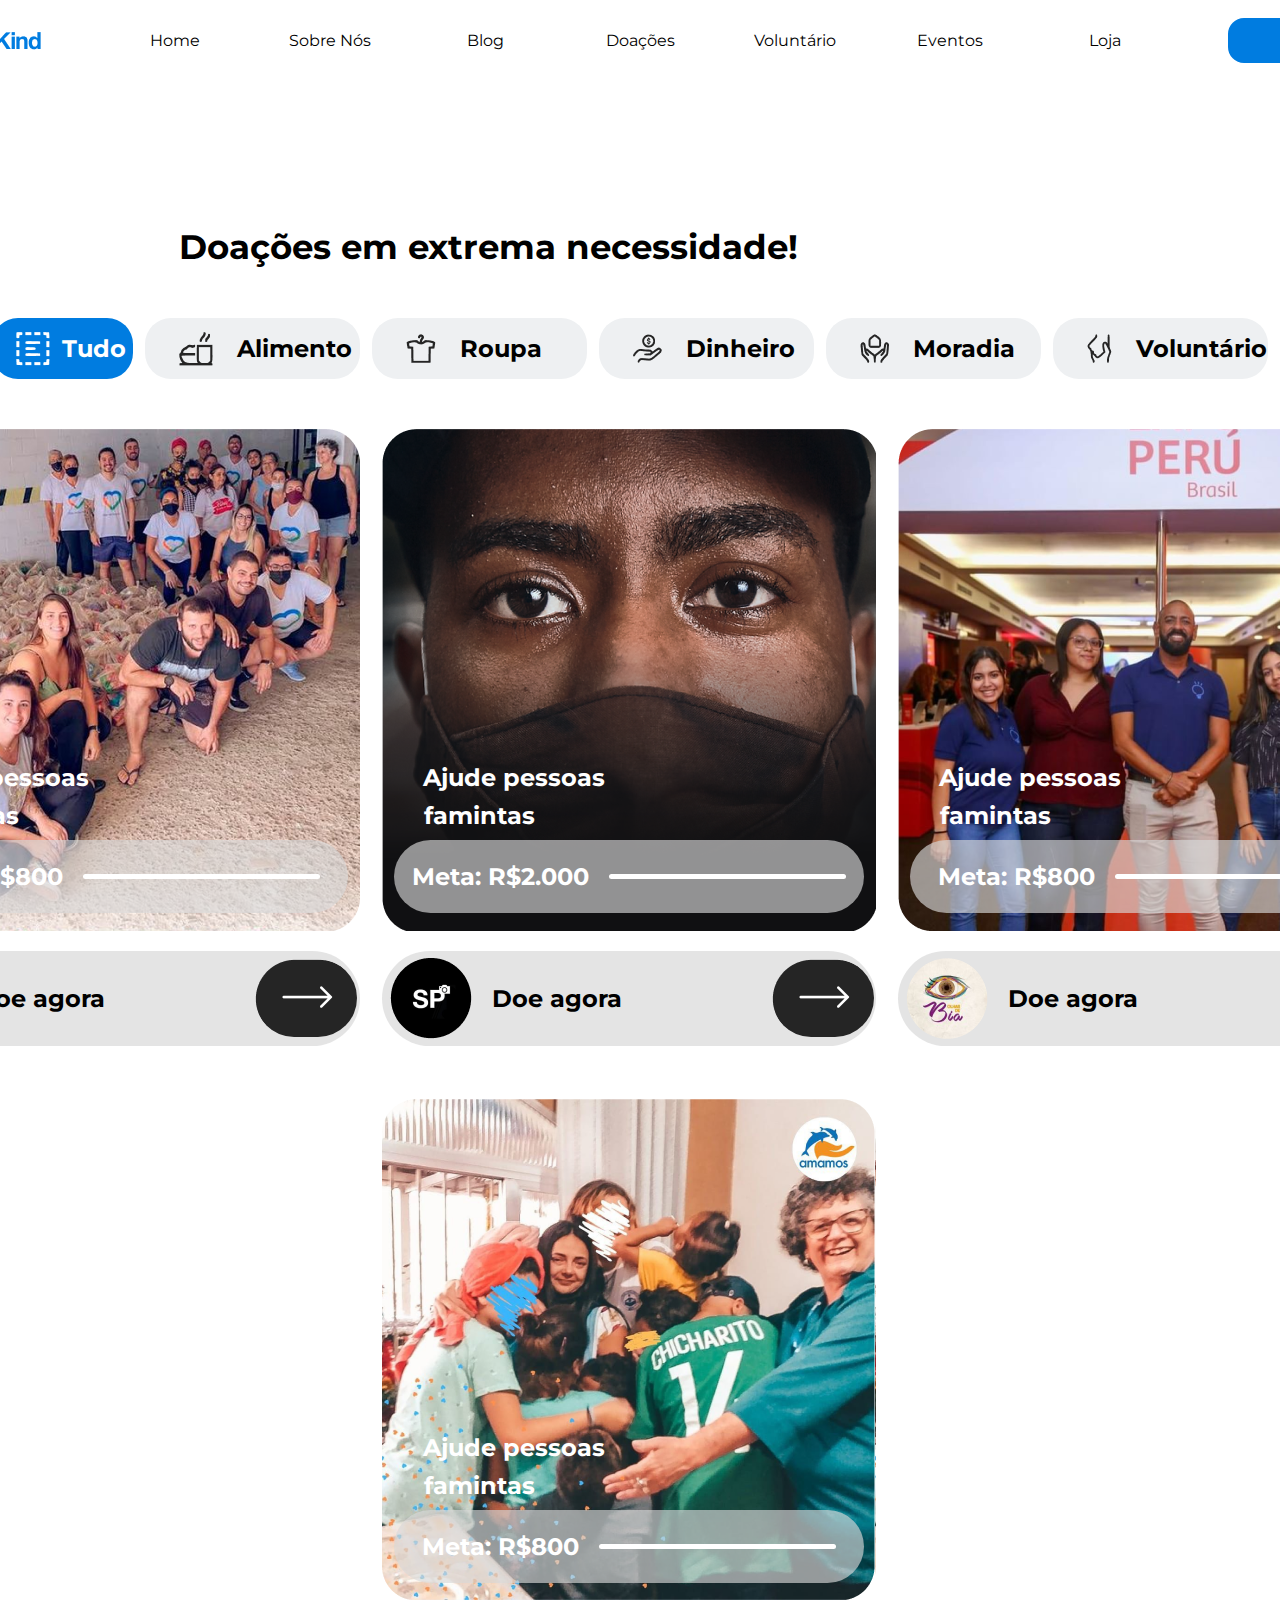
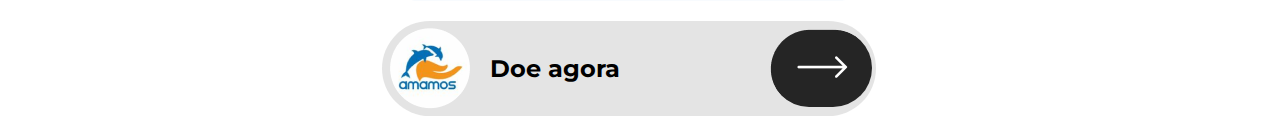
<file: TCC - Isaque/site/doacoes.html>
<!DOCTYPE html>
<html lang="pt_br">

<head>
    <meta charset="UTF-8">
    <meta http-equiv="X-UA-Compatible" content="IE=edge">
    <meta name="viewport" content="width=device-width, initial-scale=1.0">
    <title>BeKind</title>
    <link rel="stylesheet" href="../css/style_doacoes.css">
    <link rel="icon" href="../img/home/icone.png" type="image/png">

</head>

<body>
    <div class="navbar">
        <div class="logo">
            <img href="../index.html" src="../img/home/Logo.png">
        </div>
        <div class="home">
            <a href="../index.html">Home</a>
        </div>
        <div class="sobrenos">
            <a href="sobrenos.html">Sobre Nós</a>
        </div>
        <div class="blog">
            <a href="blog.html">Blog</a>
        </div>
        <div class="doacoes">
            <a href="doacoes.html">Doações</a>
        </div>
        <div class="voluntario">
            <a href="voluntario-cad.html">Voluntário</a></div>
        <div class="eventos">
            <a href="eventos.html">Eventos</a>
        </div>
        <div class="loja">
            <a href="/site/loja/loja.html">Loja</a>
        </div>
        <div class="doe">
            <button class="btn_doe">Doe</button>
        </div>
    </div>

    <h4 style="margin-top: 146px; margin-left:179px;">Doações em extrema necessidade!</h4>

    <div class="categorias">
        <div class="tudo">
            <img src="../img/doacoes/tudo.png" alt="image/png">
            <text>Tudo</text>
        </div>
        <div class="doageral">
            <img src="../img/doacoes/alimento.png" alt="image/png">
            <text>Alimento</text>
        </div>
        <div class="doageral">
            <img src="../img/doacoes/roupas.png" alt="image/png">
            <text>Roupa</text>
        </div>
        <div class="doageral">
            <img src="../img/doacoes/dinheiro.png" alt="image/png">
            <text>Dinheiro</text>
        </div>
        <div class="doageral">
            <img src="../img/doacoes/moradia.png" alt="image/png">
            <text>Moradia</text>
        </div>
        <div class="doageral">
            <img src="../img/doacoes/voluntario.png" alt="image/png">
            <text>Voluntário</text>
        </div>
    </div>

    <div class="card-doa">
        <div class="box-card">
            <div class="box-card1" style="background: url(../img/doacoes/Card\ -\ Anjos\ da\ Rua.png);">
                <text style=" margin-left: -230px; margin-bottom: -10px">Ajude pessoas</text> <br/>
                <text style=" margin-bottom: 10px; margin-left: -300px;"> famintas </text>

                <div class=" box-meta ">
                    <text>Meta: R$800</text>
                    <div class="progress ">
                        <div class="progress-bar "></div>
                    </div>
                </div>
            </div>
            <div class="box-card2">
                <div class="img-box2"><img src="../img/doacoes/perfil-anjosdarua.png" alt="image/png"></div>
                <text style="margin-left: 20px;">Doe agora</text>
                <a href="#" style="
                cursor: initial;"><button class="btn-doe"></button></a>
            </div>

        </div>
        <div class="box-card ">
            <div class="box-card1" style="background: url(../img/doacoes/Card\ -\ SP\ Invisivel.png);">
                <text style=" margin-left: -230px; margin-bottom: -10px">Ajude pessoas</text> <br/>
                <text style=" margin-bottom: 10px; margin-left: -300px;"> famintas </text>

                <div class=" box-meta ">
                    <text>Meta: R$2.000</text>
                    <div class="progress ">
                        <div class="progress-bar "></div>
                    </div>
                </div>
            </div>
            <div class="box-card2">
                <div class="img-box2"><img src="../img/doacoes/perfil-spinvisivel.png" alt="image/png"></div>
                <text style="margin-left: 20px;">Doe agora</text>
                <a href="#" style="
                cursor: initial;"><button class="btn-doe"></button></a>
            </div>
        </div>
        <div class="box-card ">
            <div class="box-card1" style="background: url(../img/doacoes/Card\ -\ Olhar\ de\ Bia.png);">
                <text style=" margin-left: -230px; margin-bottom: -10px">Ajude pessoas</text> <br/>
                <text style=" margin-bottom: 10px; margin-left: -300px;"> famintas </text>

                <div class=" box-meta ">
                    <text>Meta: R$800</text>
                    <div class="progress ">
                        <div class="progress-bar "></div>
                    </div>
                </div>
            </div>
            <div class="box-card2">
                <div class="img-box2"><img src="../img/doacoes/perfil-olhardebia.png" alt="image/png"></div>
                <text style="margin-left: 20px;">Doe agora</text>
                <a href="#" style="
                cursor: initial;"><button class="btn-doe"></button></a>
            </div>
        </div>
    </div>

    <div class="card-doa">
        <div class="box-card">
            <div class="box-card1" style="background: url(../img/doacoes/Card\ -\ ONG\ Amamos.png);">
                <text style=" margin-left: -230px; margin-bottom: -10px">Ajude pessoas</text> <br/>
                <text style=" margin-bottom: 10px; margin-left: -300px;"> famintas </text>

                <div class=" box-meta ">
                    <text>Meta: R$800</text>
                    <div class="progress ">
                        <div class="progress-bar "></div>
                    </div>
                </div>
            </div>
            <div class="box-card2">
                <div class="img-box2"><img src="../img/doacoes/perfil-ongamamos.png" alt="image/png"></div>
                <text style="margin-left: 20px;">Doe agora</text>
                <a href="#" style="
                cursor: initial;"><button class="btn-doe"></button></a>
            </div>

        </div>

    </div>


</body>

</html>
</file>
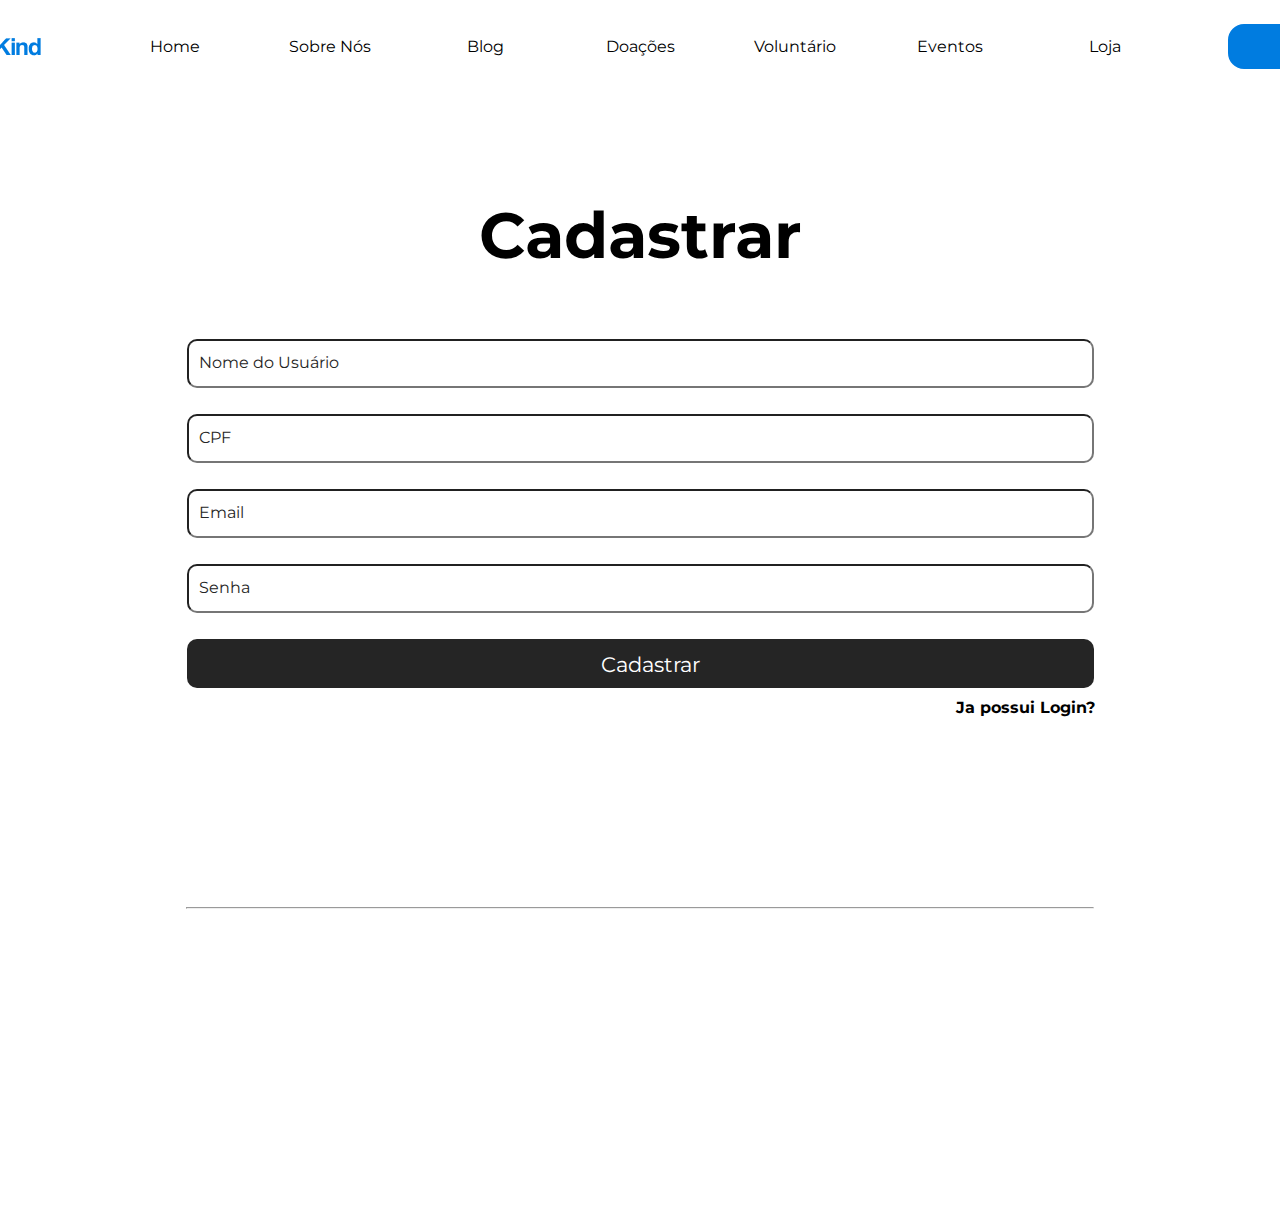
<file: TCC - Isaque/site/voluntario-cad.html>
<!DOCTYPE html>
<html lang="pt_br">

<head>
    <meta charset="UTF-8">
    <meta http-equiv="X-UA-Compatible" content="IE=edge">
    <meta name="viewport" content="width=device-width, initial-scale=1.0">
    <title>BeKind</title>
    <link rel="stylesheet" href="../css/style_voluntariocad.css">
    <link rel="icon" href="../img/home/icone.png" type="image/png">

</head>

<body>
    <div class="navbar">
        <div class="logo">
            <img href="../index.html" src="../img/home/Logo.png">
        </div>
        <div class="home">
            <a href="../index.html">Home</a>
        </div>
        <div class="sobrenos">
            <a href="sobrenos.html">Sobre Nós</a>
        </div>
        <div class="blog">
            <a href="blog.html">Blog</a>
        </div>
        <div class="doacoes">
            <a href="doacoes.html">Doações</a>
        </div>
        <div class="voluntario">
            <a href="voluntario-cad.html">Voluntário</a></div>
        <div class="eventos">
            <a href="eventos.html">Eventos</a>
        </div>
        <div class="loja">
            <a href="/site/loja/loja.html">Loja</a>
        </div>
        <div class="doe">
            <button class="btn_doe">Doe</button>
        </div>
    </div>

    <div class="mnth-informado">
        <h1>Cadastrar</h1><br/>

        <form action="" class="form-informado">
            <div class=" input-container">
                <input type="text" class="text-input" autocomplete="off" placeholder="Digite seu nome" required/>
                <!-- colocar imagem -->
                <label for="username" class="label">Nome do Usuário</label>
            </div>
            <div class=" input-container">
                <input type="text" class="text-input" autocomplete="off" placeholder="Digite seu CPF" required/>
                <label for="cpf" class="label">CPF</label>
            </div>
            <div class=" input-container">
                <input type="text" class="text-input" autocomplete="off" placeholder="Digite seu email" required/>
                <label for="email" class="label">Email</label>
            </div>
            <div class=" input-container">
                <input type="text" class="text-input" autocomplete="off" placeholder="Digite sua senha" required/>
                <label for="senha" class="label">Senha</label>
            </div>
            <input class="enviar" type="submit" value="Cadastrar">
        </form>
        <a class="link" href="voluntario-log.html">Ja possui Login?</a>

        <div class="rodape">
            <hr>
            <img class="logo" src="../img/home/logo-black.png" alt="image">
            <h5>Copyright by © BeKind.</h5>
            <h5>Todos os direitos reservados</h5>

            <div class="redes-sociais">
                <a href="#"><img src="../img/home/Facebook.svg" alt="svg"></a>
                <a href="#"><img src="../img/home/Twitter.svg" alt="svg"></a>
                <a href="#"><img src="../img/home/Linkedin.svg" alt="svg"></a>
                <a href="#"><img src="../img/home/Insta.svg" alt="svg"></a>
            </div>

        </div>
    </div>
</body>

</html>
</file>
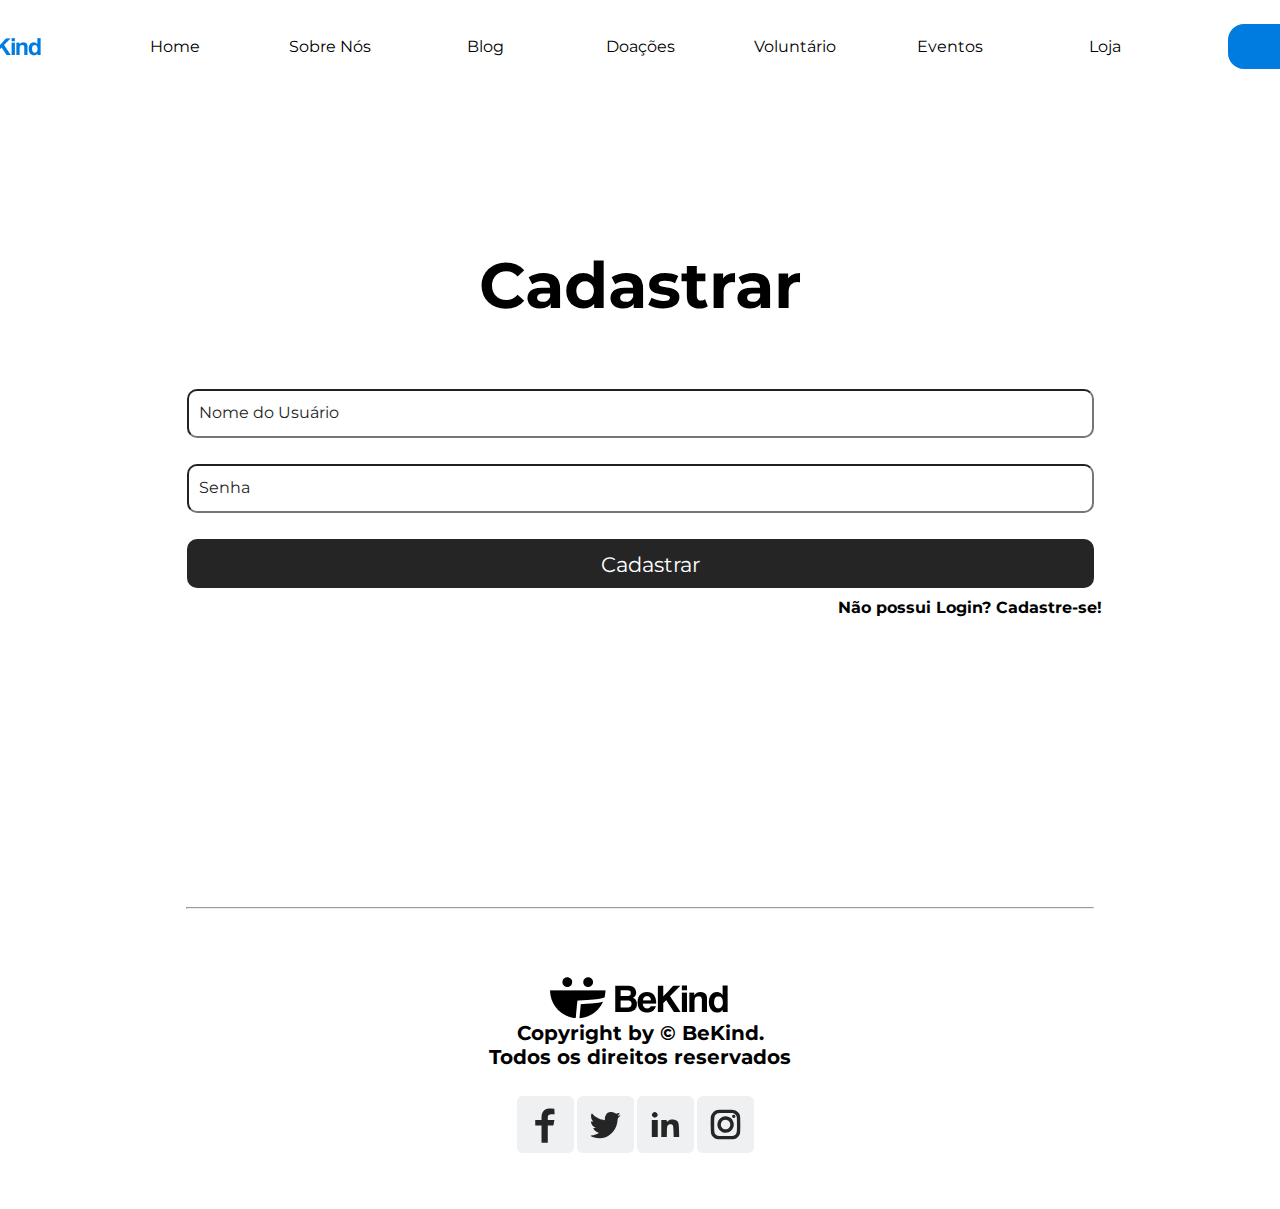
<file: TCC - Isaque/site/voluntario-log.html>
<!DOCTYPE html>
<html lang="pt_br">

<head>
    <meta charset="UTF-8">
    <meta http-equiv="X-UA-Compatible" content="IE=edge">
    <meta name="viewport" content="width=device-width, initial-scale=1.0">
    <title>BeKind</title>
    <link rel="stylesheet" href="../css/style_voluntariolog.css">
    <link rel="icon" href="../img/home/icone.png" type="image/png">

</head>

<body>
    <div class="navbar">
        <div class="logo">
            <img href="../index.html" src="../img/home/Logo.png">
        </div>
        <div class="home">
            <a href="../index.html">Home</a>
        </div>
        <div class="sobrenos">
            <a href="sobrenos.html">Sobre Nós</a>
        </div>
        <div class="blog">
            <a href="blog.html">Blog</a>
        </div>
        <div class="doacoes">
            <a href="doacoes.html">Doações</a>
        </div>
        <div class="voluntario">
            <a href="voluntario-cad.html">Voluntário</a></div>
        <div class="eventos">
            <a href="eventos.html">Eventos</a>
        </div>
        <div class="loja">
            <a href="/site/loja/loja.html">Loja</a>
        </div>
        <div class="doe">
            <button class="btn_doe">Doe</button>
        </div>
    </div>

    <div class="mnth-informado">
        <h1>Cadastrar</h1><br/>

        <form action="" class="form-informado">
            <div class=" input-container">
                <input type="text" class="text-input" autocomplete="off" placeholder="Digite seu nome" required/>
                <!-- colocar imagem -->
                <label for="username" class="label">Nome do Usuário</label>
            </div>
            <div class=" input-container">
                <input type="text" class="text-input" autocomplete="off" placeholder="Digite sua senha" required/>
                <label for="senha" class="label">Senha</label>
            </div>
            <input class="enviar" type="submit" value="Cadastrar">
        </form>
        <a class="link" href="voluntario-cad.html">Não possui Login? Cadastre-se!</a>

        <div class="rodape">
            <hr>
            <img class="logo" src="../img/home/logo-black.png" alt="image">
            <h5>Copyright by © BeKind.</h5>
            <h5>Todos os direitos reservados</h5>

            <div class="redes-sociais">
                <a href="#"><img src="../img/home/Facebook.svg" alt="svg"></a>
                <a href="#"><img src="../img/home/Twitter.svg" alt="svg"></a>
                <a href="#"><img src="../img/home/Linkedin.svg" alt="svg"></a>
                <a href="#"><img src="../img/home/Insta.svg" alt="svg"></a>
            </div>

        </div>
    </div>
</body>

</html>
</file>
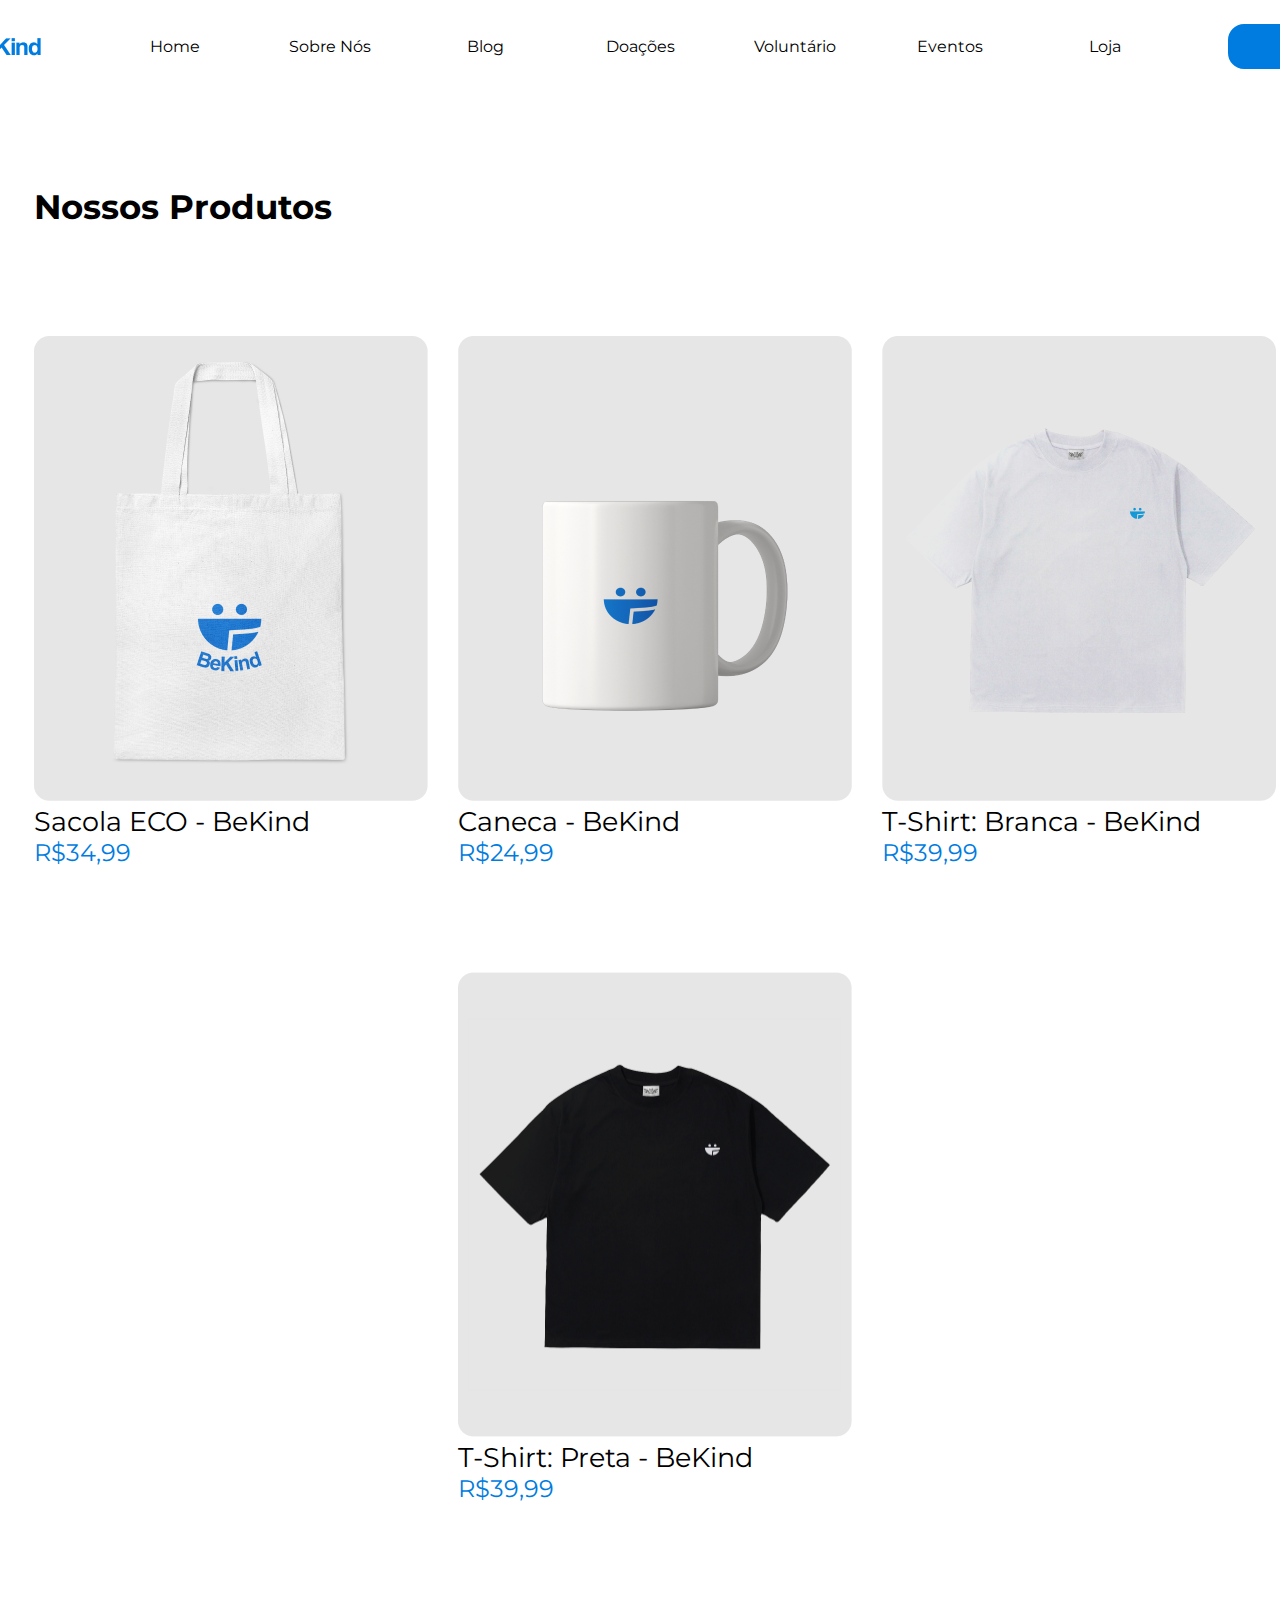
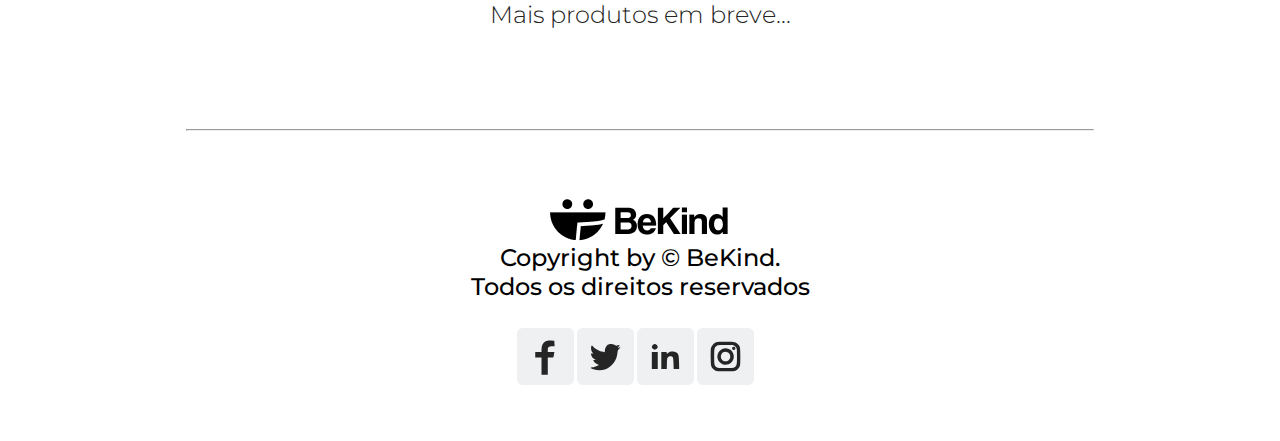
<file: TCC - Isaque/site/loja/loja.html>
<!DOCTYPE html>
<html lang="pt_br">

<head>
    <meta charset="UTF-8">
    <meta http-equiv="X-UA-Compatible" content="IE=edge">
    <meta name="viewport" content="width=device-width, initial-scale=1.0">
    <title>BeKind</title>
    <link rel="stylesheet" href="../../css/style_loja.css">
    <link rel="icon" href="../../img/home/icone.png" type="image/png">

</head>

<body>
    <div class="navbar">
        <div class="logo">
            <img href="../../index.html" src="../../img/home/Logo.png">
        </div>
        <div class="home">
            <a href="../../index.html">Home</a>
        </div>
        <div class="sobrenos">
            <a href="../sobrenos.html">Sobre Nós</a>
        </div>
        <div class="blog">
            <a href="../blog.html">Blog</a>
        </div>
        <div class="doacoes">
            <a href="../doacoes.html">Doações</a>
        </div>
        <div class="voluntario">
            <a href="../voluntario-cad.html">Voluntário</a></div>
        <div class="eventos">
            <a href="../eventos.html">Eventos</a>
        </div>
        <div class="loja">
            <a href="./loja.html">Loja</a>
        </div>
        <div class="doe">
            <button class="btn_doe">Doe</button>
        </div>
    </div>


    <div class="produtos">
        <h4>Nossos Produtos</h4>

        <div class="box-prod">
            <div class="prod">
                <a href="prod1.html"><img src="../../img/loja/prod1.png" alt="image/png"></a>
                <p>Sacola ECO - BeKind</p>
                <text>R$34,99</text>
            </div>
            <div class="prod">
                <a href="prod2.html"><img src="../../img/loja/prod2.png" alt="image/png"></a>
                <p>Caneca - BeKind</p>
                <text>R$24,99</text>
            </div>
            <div class="prod">
                <a href="prod3.html"><img src="../../img/loja/prod3.png" alt="image/png"></a>
                <p>T-Shirt: Branca - BeKind</p>
                <text>R$39,99</text>
            </div>
        </div>

    </div>
    <div class="box-prod">
        <div class="prod">
            <a href="prod4.html"><img src="../../img/loja/prod4.png" alt="image/png"></a>
            <p>T-Shirt: Preta - BeKind</p>
            <text>R$39,99</text>
        </div>
    </div>

    <text style="margin-top:100px; display: flex; align-items: center; font-weight: 300; color: #252525;">Mais produtos em breve...</text>

    <div class="rodape">
        <hr>
        <img class="logo" src="../../img/home/logo-black.png" alt="image">
        <h5>Copyright by © BeKind.</h5>
        <h5>Todos os direitos reservados</h5>

        <div class="redes-sociais">
            <a href="#"><img src="../../img/home/Facebook.svg" alt="svg"></a>
            <a href="#"><img src="../../img/home/Twitter.svg" alt="svg"></a>
            <a href="#"><img src="../../img/home/Linkedin.svg" alt="svg"></a>
            <a href="#"><img src="../../img/home/Insta.svg" alt="svg"></a>
        </div>

    </div>

</body>

</html>
</file>
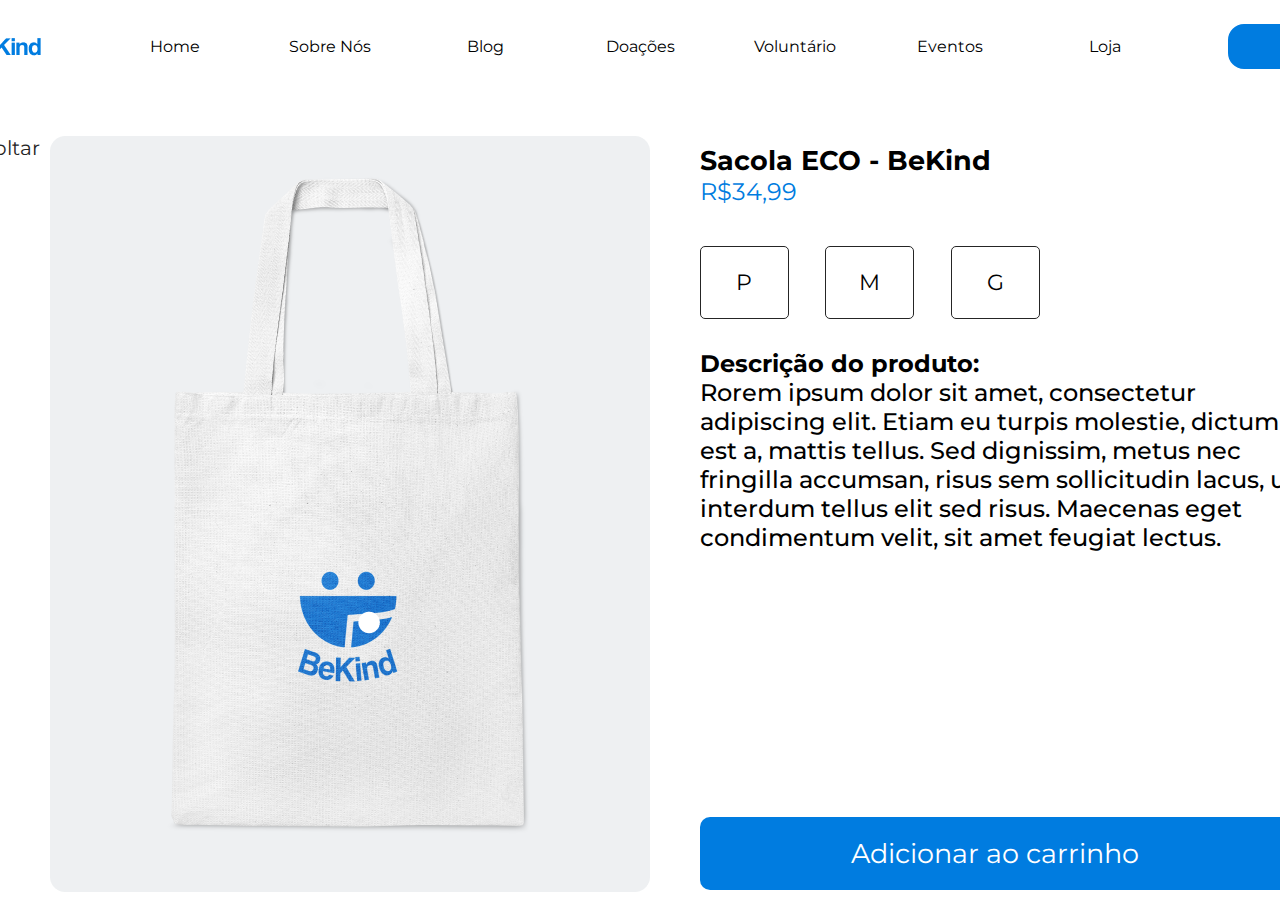
<file: TCC - Isaque/site/loja/prod1.html>
<!DOCTYPE html>
<html lang="pt_br">

<head>
    <meta charset="UTF-8">
    <meta http-equiv="X-UA-Compatible" content="IE=edge">
    <meta name="viewport" content="width=device-width, initial-scale=1.0">
    <title>BeKind</title>
    <link rel="stylesheet" href="../../css/style_loja.css">
    <link rel="icon" href="../../img/home/icone.png" type="image/png">

</head>

<body>
    <div class="navbar">
        <div class="logo">
            <img href="../../index.html" src="../../img/home/Logo.png">
        </div>
        <div class="home">
            <a href="../../index.html">Home</a>
        </div>
        <div class="sobrenos">
            <a href="../sobrenos.html">Sobre Nós</a>
        </div>
        <div class="blog">
            <a href="../blog.html">Blog</a>
        </div>
        <div class="doacoes">
            <a href="../doacoes.html">Doações</a>
        </div>
        <div class="voluntario">
            <a href="../voluntario-cad.html">Voluntário</a></div>
        <div class="eventos">
            <a href="../eventos.html">Eventos</a>
        </div>
        <div class="loja">
            <a href="../loja.html">Loja</a>
        </div>
        <div class="doe">
            <button class="btn_doe">Doe</button>
        </div>
    </div>

    <div class="modelo">

        <a href="../loja/loja.html" class="voltar">Voltar</a>

        <div class="img-prod">
            <img src="../../img/loja/pagprod1.png" alt="image/png">
        </div>
        <div class="dados">
            <p>Sacola ECO - BeKind</p>
            <text style="color: #007CE0;
            font-weight: 400;">R$34,99</text>

            <div class="box-tamanhos">
                <div class="tamanhos">
                    <button>P</button>
                </div>
                <div class="tamanhos">
                    <button>M</button>
                </div>
                <div class="tamanhos">
                    <button>G</button>
                </div>
            </div>

            <div class="desc">
                <text style="font-weight: 700;">Descrição do produto:</text><br/>
                <text style="font-weight: 500;">Rorem ipsum dolor sit amet, consectetur<br/>
                adipiscing elit. Etiam eu turpis molestie, dictum<br/>
                est a, mattis tellus. Sed dignissim, metus nec<br/>
                fringilla accumsan, risus sem sollicitudin lacus, ut<br/>
                interdum tellus elit sed risus. Maecenas eget<br/>
                condimentum velit, sit amet feugiat lectus.</text>
            </div>

            <a href="" class="adc-carrinho">Adicionar ao carrinho</a>
        </div>
    </div>

</body>

</html>
</file>
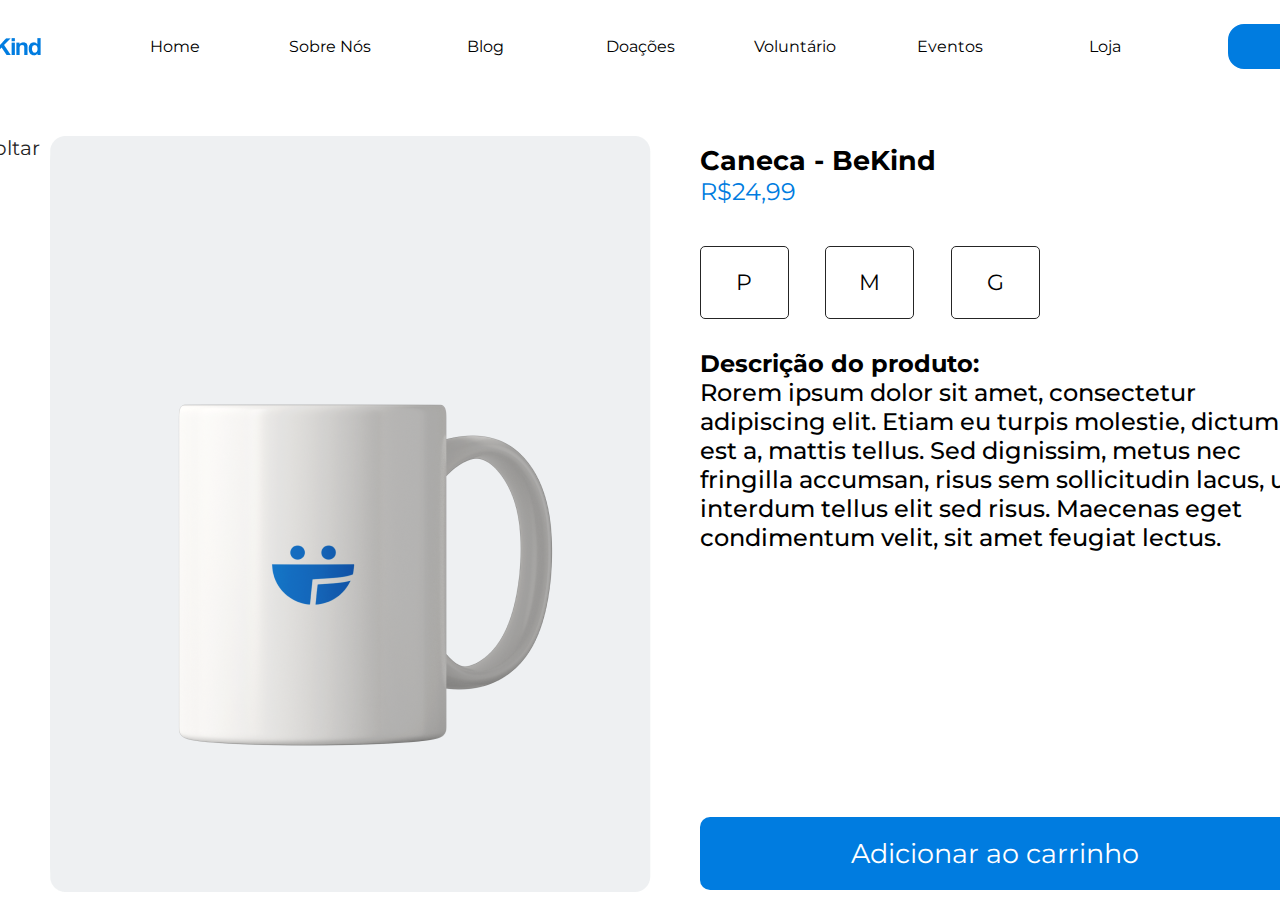
<file: TCC - Isaque/site/loja/prod2.html>
<!DOCTYPE html>
<html lang="pt_br">

<head>
    <meta charset="UTF-8">
    <meta http-equiv="X-UA-Compatible" content="IE=edge">
    <meta name="viewport" content="width=device-width, initial-scale=1.0">
    <title>BeKind</title>
    <link rel="stylesheet" href="../../css/style_loja.css">
    <link rel="icon" href="../../img/home/icone.png" type="image/png">

</head>

<body>
    <div class="navbar">
        <div class="logo">
            <img href="../../index.html" src="../../img/home/Logo.png">
        </div>
        <div class="home">
            <a href="../../index.html">Home</a>
        </div>
        <div class="sobrenos">
            <a href="../sobrenos.html">Sobre Nós</a>
        </div>
        <div class="blog">
            <a href="../blog.html">Blog</a>
        </div>
        <div class="doacoes">
            <a href="../doacoes.html">Doações</a>
        </div>
        <div class="voluntario">
            <a href="../voluntario-cad.html">Voluntário</a></div>
        <div class="eventos">
            <a href="../eventos.html">Eventos</a>
        </div>
        <div class="loja">
            <a href="../loja.html">Loja</a>
        </div>
        <div class="doe">
            <button class="btn_doe">Doe</button>
        </div>
    </div>

    <div class="modelo">

        <a href="../loja/loja.html" class="voltar">Voltar</a>

        <div class="img-prod">
            <img src="../../img/loja/pagprod2.png" alt="image/png">
        </div>
        <div class="dados">
            <p>Caneca - BeKind</p>
            <text style="color: #007CE0;
            font-weight: 400;">R$24,99</text>

            <div class="box-tamanhos">
                <div class="tamanhos">
                    <button>P</button>
                </div>
                <div class="tamanhos">
                    <button>M</button>
                </div>
                <div class="tamanhos">
                    <button>G</button>
                </div>
            </div>

            <div class="desc">
                <text style="font-weight: 700;">Descrição do produto:</text><br/>
                <text style="font-weight: 500;">Rorem ipsum dolor sit amet, consectetur<br/>
                adipiscing elit. Etiam eu turpis molestie, dictum<br/>
                est a, mattis tellus. Sed dignissim, metus nec<br/>
                fringilla accumsan, risus sem sollicitudin lacus, ut<br/>
                interdum tellus elit sed risus. Maecenas eget<br/>
                condimentum velit, sit amet feugiat lectus.</text>
            </div>

            <a href="" class="adc-carrinho">Adicionar ao carrinho</a>
        </div>
    </div>

</body>

</html>
</file>
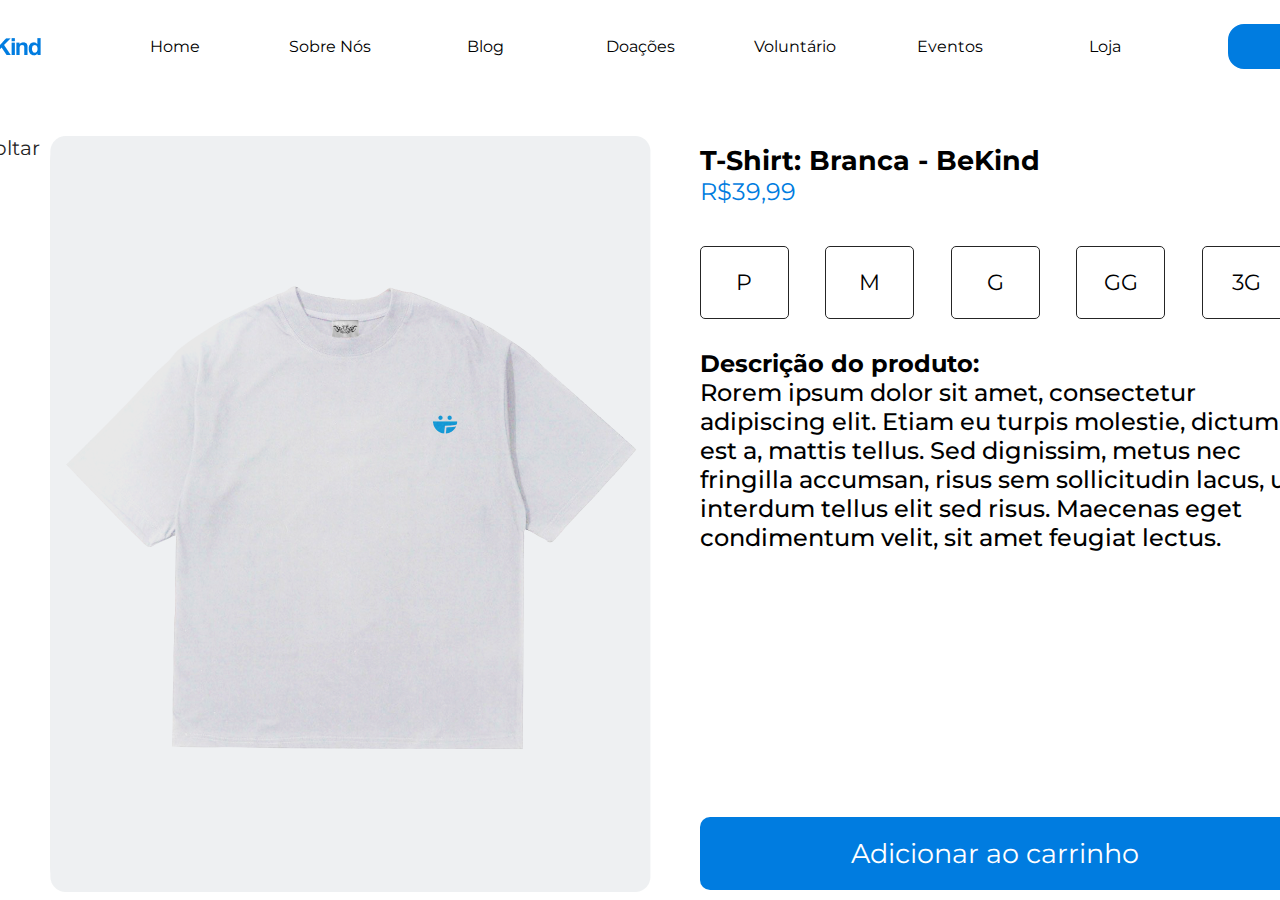
<file: TCC - Isaque/site/loja/prod3.html>
<!DOCTYPE html>
<html lang="pt_br">

<head>
    <meta charset="UTF-8">
    <meta http-equiv="X-UA-Compatible" content="IE=edge">
    <meta name="viewport" content="width=device-width, initial-scale=1.0">
    <title>BeKind</title>
    <link rel="stylesheet" href="../../css/style_loja.css">
    <link rel="icon" href="../../img/home/icone.png" type="image/png">

</head>

<body>
    <div class="navbar">
        <div class="logo">
            <img href="../../index.html" src="../../img/home/Logo.png">
        </div>
        <div class="home">
            <a href="../../index.html">Home</a>
        </div>
        <div class="sobrenos">
            <a href="../sobrenos.html">Sobre Nós</a>
        </div>
        <div class="blog">
            <a href="../blog.html">Blog</a>
        </div>
        <div class="doacoes">
            <a href="../doacoes.html">Doações</a>
        </div>
        <div class="voluntario">
            <a href="../voluntario-cad.html">Voluntário</a></div>
        <div class="eventos">
            <a href="../eventos.html">Eventos</a>
        </div>
        <div class="loja">
            <a href="../loja.html">Loja</a>
        </div>
        <div class="doe">
            <button class="btn_doe">Doe</button>
        </div>
    </div>

    <div class="modelo">

        <a href="../loja/loja.html" class="voltar">Voltar</a>

        <div class="img-prod">
            <img src="../../img/loja/pagprod3.png" alt="image/png">
        </div>
        <div class="dados">
            <p>T-Shirt: Branca - BeKind</p>
            <text style="color: #007CE0;
            font-weight: 400;">R$39,99</text>

            <div class="box-tamanhos">
                <div class="tamanhos">
                    <button>P</button>
                </div>
                <div class="tamanhos">
                    <button>M</button>
                </div>
                <div class="tamanhos">
                    <button>G</button>
                </div>
                <div class="tamanhos">
                    <button>GG</button>
                </div>
                <div class="tamanhos">
                    <button>3G</button>
                </div>
            </div>

            <div class="desc">
                <text style="font-weight: 700;">Descrição do produto:</text><br/>
                <text style="font-weight: 500;">Rorem ipsum dolor sit amet, consectetur<br/>
                adipiscing elit. Etiam eu turpis molestie, dictum<br/>
                est a, mattis tellus. Sed dignissim, metus nec<br/>
                fringilla accumsan, risus sem sollicitudin lacus, ut<br/>
                interdum tellus elit sed risus. Maecenas eget<br/>
                condimentum velit, sit amet feugiat lectus.</text>
            </div>

            <a href="" class="adc-carrinho">Adicionar ao carrinho</a>
        </div>
    </div>

</body>

</html>
</file>
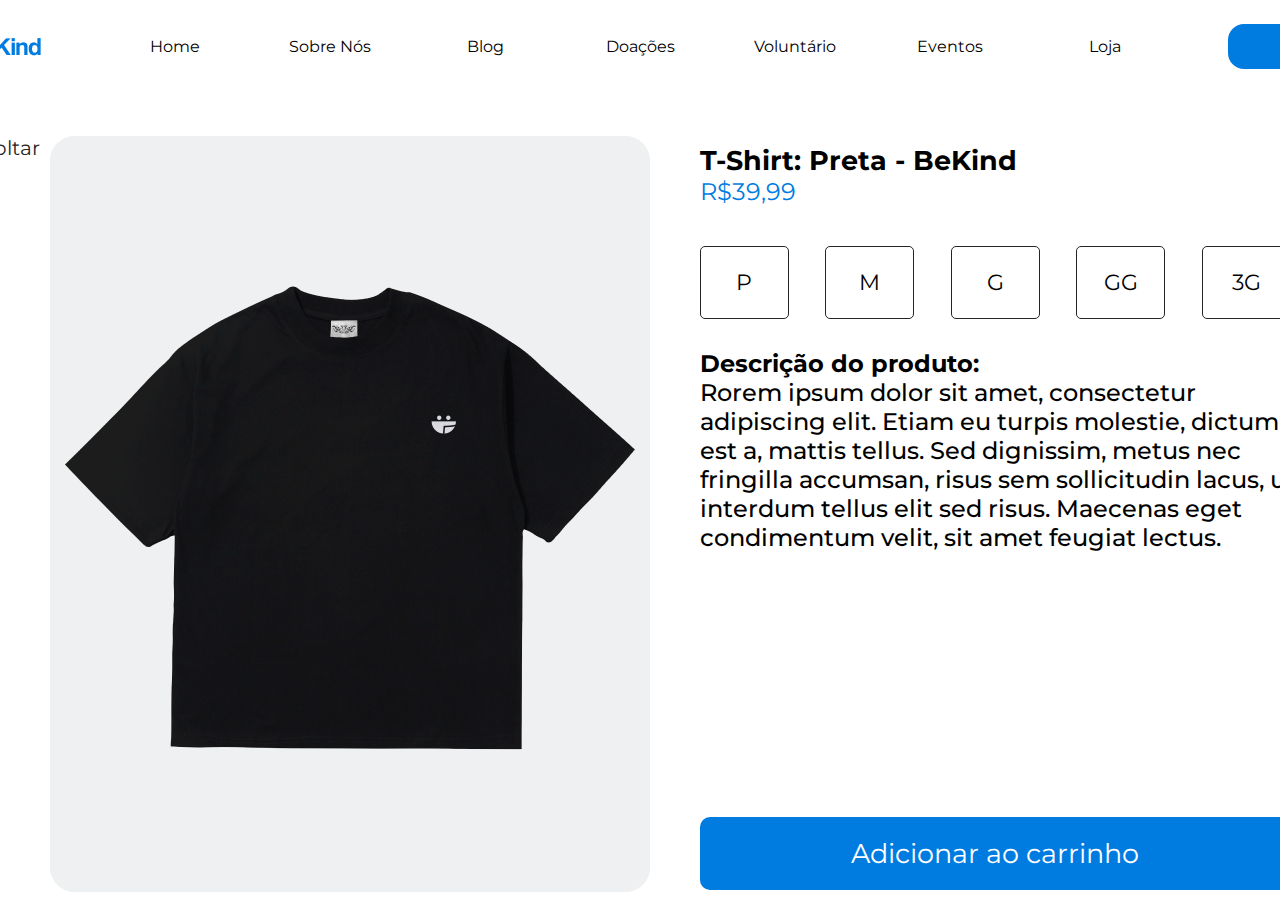
<file: TCC - Isaque/site/loja/prod4.html>
<!DOCTYPE html>
<html lang="pt_br">

<head>
    <meta charset="UTF-8">
    <meta http-equiv="X-UA-Compatible" content="IE=edge">
    <meta name="viewport" content="width=device-width, initial-scale=1.0">
    <title>BeKind</title>
    <link rel="stylesheet" href="../../css/style_loja.css">
    <link rel="icon" href="../../img/home/icone.png" type="image/png">

</head>

<body>
    <div class="navbar">
        <div class="logo">
            <img href="../../index.html" src="../../img/home/Logo.png">
        </div>
        <div class="home">
            <a href="../../index.html">Home</a>
        </div>
        <div class="sobrenos">
            <a href="../sobrenos.html">Sobre Nós</a>
        </div>
        <div class="blog">
            <a href="../blog.html">Blog</a>
        </div>
        <div class="doacoes">
            <a href="../doacoes.html">Doações</a>
        </div>
        <div class="voluntario">
            <a href="../voluntario-cad.html">Voluntário</a></div>
        <div class="eventos">
            <a href="../eventos.html">Eventos</a>
        </div>
        <div class="loja">
            <a href="../loja.html">Loja</a>
        </div>
        <div class="doe">
            <button class="btn_doe">Doe</button>
        </div>
    </div>

    <div class="modelo">

        <a href="../loja/loja.html" class="voltar">Voltar</a>

        <div class="img-prod">
            <img src="../../img/loja/pagprod4.png" alt="image/png">
        </div>
        <div class="dados">
            <p>T-Shirt: Preta - BeKind</p>
            <text style="color: #007CE0;
            font-weight: 400;">R$39,99</text>

            <div class="box-tamanhos">
                <div class="tamanhos">
                    <button>P</button>
                </div>
                <div class="tamanhos">
                    <button>M</button>
                </div>
                <div class="tamanhos">
                    <button>G</button>
                </div>
                <div class="tamanhos">
                    <button>GG</button>
                </div>
                <div class="tamanhos">
                    <button>3G</button>
                </div>
            </div>

            <div class="desc">
                <text style="font-weight: 700;">Descrição do produto:</text><br/>
                <text style="font-weight: 500;">Rorem ipsum dolor sit amet, consectetur<br/>
                adipiscing elit. Etiam eu turpis molestie, dictum<br/>
                est a, mattis tellus. Sed dignissim, metus nec<br/>
                fringilla accumsan, risus sem sollicitudin lacus, ut<br/>
                interdum tellus elit sed risus. Maecenas eget<br/>
                condimentum velit, sit amet feugiat lectus.</text>
            </div>

            <a href="" class="adc-carrinho">Adicionar ao carrinho</a>
        </div>
    </div>

</body>

</html>
</file>
<file: TCC - Isaque/css/style_doacoes.css>
@import url('https://fonts.googleapis.com/css2?family=Montserrat&display=swap');
    @import url('https://fonts.googleapis.com/css2?family=Poppins&display=swap');
    * {
        margin: 0;
        padding: 0;
        box-sizing: border-box;
        font-family: 'Montserrat', sans-serif;
    }
    
    html,
    body {
        height: auto;
        width: 100%;
        overflow-x: hidden;
        overflow-y: scroll hidden;
    }
    
    h1 {
        font-size: 64px;
        font-weight: 700;
    }
    
    h2 {
        font-size: 50px;
        font-weight: 800;
    }
    
    h3 {
        font-size: 40px;
        font-weight: 600;
    }
    
    h4 {
        font-size: 34px;
        font-weight: 700;
    }
    
    p {
        font-size: 27px;
        font-weight: 400;
    }
    
    text {
        font-size: 24px;
        font-weight: 700;
    }
    
    .navbar {
        margin-top: 0, 5%;
        justify-content: center;
        display: grid;
        grid-template-areas: "logo home sobrenos blog doacoes voluntario eventos loja doe";
        grid-template-columns: 220px 150px 150px 150px 150px 150px 150px 150px 220px;
        grid-template-rows: 80px;
        grid-column-gap: 5px;
    }
    
    .navbar .active::after {
        content: '';
        display: block;
        height: 3px;
        width: 100%;
        background-color: blue;
        margin-top: 5px;
    }
    
    .logo {
        grid-area: logo;
        justify-content: center;
        align-items: center;
        display: flex;
    }
    
    .home {
        grid-area: home;
        justify-content: center;
        align-items: center;
        display: flex;
    }
    
    .home a {
        text-decoration: none;
        color: black;
        font-size: 16px;
    }
    
    .sobrenos {
        grid-area: sobrenos;
        justify-content: center;
        align-items: center;
        display: flex;
    }
    
    .sobrenos a {
        text-decoration: none;
        color: black;
        font-size: 16px;
    }
    
    .blog {
        grid-area: blog;
        justify-content: center;
        align-items: center;
        display: flex;
    }
    
    .blog a {
        text-decoration: none;
        color: black;
        font-size: 16px;
    }
    
    .doacoes {
        grid-area: doacoes;
        justify-content: center;
        align-items: center;
        display: flex;
    }
    
    .doacoes a {
        text-decoration: none;
        color: black;
        font-size: 16px;
    }
    
    .voluntario {
        grid-area: voluntario;
        justify-content: center;
        align-items: center;
        display: flex;
    }
    
    .voluntario a {
        text-decoration: none;
        color: black;
        font-size: 16px;
    }
    
    .eventos {
        grid-area: eventos;
        justify-content: center;
        align-items: center;
        display: flex;
    }
    
    .eventos a {
        text-decoration: none;
        color: black;
        font-size: 16px;
    }
    
    .loja {
        grid-area: loja;
        justify-content: center;
        align-items: center;
        display: flex;
    }
    
    .loja a {
        text-decoration: none;
        color: black;
        font-size: 16px;
    }
    
    .doe {
        grid-area: doe;
        justify-content: center;
        align-items: center;
        display: flex;
    }
    
    .doe button {
        border-style: solid;
        border-color: #007CE0;
        border-radius: 16px;
        background-color: #007CE0;
        width: 135px;
        height: 45px;
        font-size: 16px;
        color: white;
        cursor: pointer;
    }
    
    .categorias {
        margin-top: 50px;
        display: flex;
        justify-content: center;
        margin-left: -8px;
    }
    
    .doe a {
        text-decoration: none;
        color: white;
        font-size: 22px;
    }
    
    .tudo {
        display: flex;
        align-items: center;
        width: 170px;
        height: 61px;
        background-color: #007CE0;
        border-radius: 26px;
        margin-right: 12px;
        color: #fff;
    }
    
    .tudo img {
        margin-left: 24px;
        margin-right: 12px;
    }
    
    .doageral {
        display: flex;
        align-items: center;
        width: 260px;
        height: 61px;
        background-color: #EEF0F2;
        border-radius: 26px;
        margin-right: 12px;
    }
    
    .doageral img {
        margin-left: 34px;
        margin-right: 24px;
    }
    
    .card-doa {
        display: flex;
        justify-content: center;
        margin-top: 50px;
    }
    
    .box-card {
        display: flex;
        flex-direction: column;
        justify-content: flex-start;
        align-items: center;
        margin-right: 22px;
        border-radius: 34px;
        background-color: #fff;
        width: 494px;
        height: 620px;
    }
    
    .box-card1 {
        display: flex;
        flex-direction: column;
        justify-content: flex-end;
        align-items: center;
        background-repeat: no-repeat;
        width: 494px;
        height: 502px;
        color: #fff;
    }
    
    .box-card2 {
        display: flex;
        align-items: center;
        margin-top: 20px;
        background-color: rgb(217, 217, 217, 71%);
        height: 95px;
        width: 494px;
        border-radius: 50px;
    }
    
    .box-meta {
        display: flex;
        justify-content: center;
        align-items: center;
        width: 470px;
        height: 73px;
        margin-bottom: 18px;
        background-color: rgb(217, 217, 217, 65%);
        border-radius: 138px;
    }
    
    .progress {
        height: 5.5px;
        width: 237px;
        border-radius: 12px;
        margin-left: 20px;
        background-color: #fff;
        position: relative;
    }
    
    .progress .progress-bar {
        position: absolute;
        height: 100%;
        border-radius: 12px;
        background-color: #007CE0;
        animation: progress-animation 3s;
        animation-fill-mode: forwards;
    }
    
    @keyframes progress-animation {
        from {
            width: 0%;
        }
        to {
            width: 65%;
        }
    }
    
    .btn-doe {
        width: 102px;
        height: 78px;
        border-radius: 50px;
        background: url(../img/doacoes/btn-doe.png);
        background-repeat: no-repeat;
        border-style: none;
        margin-left: 150px;
        margin-top: 3px;
        cursor: pointer;
    }
    
    .img-box2 {
        margin-left: 8px;
        margin-top: 3px;
    }
</file>
<file: TCC - Isaque/css/style_voluntariocad.css>
@import url('https://fonts.googleapis.com/css2?family=Montserrat&display=swap');
@import url('https://fonts.googleapis.com/css2?family=Poppins&display=swap');
* {
    margin: 0;
    padding: 0;
    box-sizing: border-box;
    font-family: 'Montserrat', sans-serif;
}

html,
body {
    display: flex;
    flex-direction: column;
    align-items: center;
    height: auto;
    width: 100%;
    overflow-x: hidden;
    overflow-y: scroll hidden;
}

h1 {
    font-size: 64px;
    font-weight: 700;
}

h2 {
    font-size: 50px;
    font-weight: 800;
}

h3 {
    font-size: 40px;
    font-weight: 600;
}

h4 {
    font-size: 34px;
    font-weight: 700;
}

p {
    font-size: 27px;
    font-weight: 400;
}

text {
    font-size: 24px;
    font-weight: 700;
}

.navbar {
    margin-top: 0.5%;
    justify-content: center;
    display: grid;
    grid-template-areas: "logo home sobrenos blog doacoes voluntario eventos loja doe";
    grid-template-columns: 220px 150px 150px 150px 150px 150px 150px 150px 220px;
    grid-template-rows: 80px;
    grid-column-gap: 5px;
}

.navbar .active::after {
    content: '';
    display: block;
    height: 3px;
    width: 100%;
    background-color: blue;
    margin-top: 5px;
}

.logo {
    grid-area: logo;
    justify-content: center;
    align-items: center;
    display: flex;
}

.home {
    grid-area: home;
    justify-content: center;
    align-items: center;
    display: flex;
}

.home a {
    text-decoration: none;
    color: black;
    font-size: 16px;
}

.sobrenos {
    grid-area: sobrenos;
    justify-content: center;
    align-items: center;
    display: flex;
}

.sobrenos a {
    text-decoration: none;
    color: black;
    font-size: 16px;
}

.blog {
    grid-area: blog;
    justify-content: center;
    align-items: center;
    display: flex;
}

.blog a {
    text-decoration: none;
    color: black;
    font-size: 16px;
}

.doacoes {
    grid-area: doacoes;
    justify-content: center;
    align-items: center;
    display: flex;
}

.doacoes a {
    text-decoration: none;
    color: black;
    font-size: 16px;
}

.voluntario {
    grid-area: voluntario;
    justify-content: center;
    align-items: center;
    display: flex;
}

.voluntario a {
    text-decoration: none;
    color: black;
    font-size: 16px;
}

.eventos {
    grid-area: eventos;
    justify-content: center;
    align-items: center;
    display: flex;
}

.eventos a {
    text-decoration: none;
    color: black;
    font-size: 16px;
}

.loja {
    grid-area: loja;
    justify-content: center;
    align-items: center;
    display: flex;
}

.loja a {
    text-decoration: none;
    color: black;
    font-size: 16px;
}

.doe {
    grid-area: doe;
    justify-content: center;
    align-items: center;
    display: flex;
}

.doe button {
    border-style: solid;
    border-color: #007CE0;
    border-radius: 16px;
    background-color: #007CE0;
    width: 135px;
    height: 45px;
    font-size: 16px;
    color: white;
    cursor: pointer;
}

.mnth-informado {
    flex-direction: column;
    display: flex;
    align-items: center;
    margin-top: 110px;
    border-radius: 16px;
    width: 1528px;
    height: 720px;
    background: #fff;
}

form.form-informado {
    display: flex;
    flex-direction: column;
    margin-top: 46px;
    cursor: pointer;
}

.form-informado input {
    border-radius: 10px;
    height: 49px;
    width: 907px;
    margin-bottom: 10px;
    font-size: 24px;
    color: #252525;
    padding-inline-start: 20px;
    cursor: pointer;
}

input.enviar {
    background-color: #252525;
    border-style: none;
    font-size: 21.47px;
    color: #fff;
    padding-inline-start: -20px;
}

.mnth-informado hr {
    margin-top: 190px;
    width: 908px;
}

.input-container {
    width: 280px;
    position: relative;
    padding-bottom: 1rem;
}

.label {
    position: absolute;
    left: 10px;
    top: 14px;
    transition: all 0.2s;
    padding: 0 2px;
    z-index: 1;
    color: #252525;
    user-select: none;
}

.text-input {
    padding: 0.8rem;
    width: 100%;
    height: 100%;
    border-radius: 5px;
    font-size: 22px;
    outline: none;
    transition: all 0.3s;
    color: #FFF;
}

.label::before {
    content: '';
    height: 5px;
    position: absolute;
    left: 0;
    top: 10px;
    width: 100%;
    Z-index: -1;
}

.text-input:focus {
    border: 2px solid #252525;
}

.text-input:focus+.label {
    top: -20px;
    color: #252525;
    font-size: 18px;
}

.text-input::placeholder {
    font-size: 20px;
    opacity: 0;
    transition: all 0.3s;
}

.text-input:focus::placeholder {
    opacity: 1;
    color: #b3b3b3;
}

.text-input:not(:placeholder-shown)+.label {
    top: -30px;
    color: #252525;
    font-size: 18;
}

.link {
    text-decoration: none;
    color: #000;
    font-weight: bold;
    margin-left: 770px;
}

div.rodape {
    display: flex;
    flex-direction: column;
    align-items: center;
    font-weight: 300;
    font-size: 24px;
}

.rodape .logo {
    margin-top: 65px;
    width: 180px;
    height: 47px;
}

.redes-sociais {
    display: flex;
    flex-direction: row;
    margin-top: 30px;
    margin-bottom: 60px;
}

.redes-sociais a {
    width: 50px;
    height: 50px;
    border-radius: 5px;
    display: flex;
    justify-content: center;
    align-items: center;
    margin-right: 10px;
    transition: background-color 0.3s ease;
}

.redes-sociais a:hover {
    background-color: #007CE0;
}

.redes-sociais a:hover img {
    filter: invert(100%);
}
</file>
<file: TCC - Isaque/css/style_voluntariolog.css>
@import url('https://fonts.googleapis.com/css2?family=Montserrat&display=swap');
@import url('https://fonts.googleapis.com/css2?family=Poppins&display=swap');
* {
    margin: 0;
    padding: 0;
    box-sizing: border-box;
    font-family: 'Montserrat', sans-serif;
}

html,
body {
    display: flex;
    flex-direction: column;
    align-items: center;
    height: auto;
    width: 100%;
}

h1 {
    font-size: 64px;
    font-weight: 700;
}

h2 {
    font-size: 50px;
    font-weight: 800;
}

h3 {
    font-size: 40px;
    font-weight: 600;
}

h4 {
    font-size: 34px;
    font-weight: 700;
}

p {
    font-size: 27px;
    font-weight: 400;
}

text {
    font-size: 24px;
    font-weight: 700;
}

.navbar {
    margin-top: 0.5%;
    justify-content: center;
    display: grid;
    grid-template-areas: "logo home sobrenos blog doacoes voluntario eventos loja doe";
    grid-template-columns: 220px 150px 150px 150px 150px 150px 150px 150px 220px;
    grid-template-rows: 80px;
    grid-column-gap: 5px;
}

.navbar .active::after {
    content: '';
    display: block;
    height: 3px;
    width: 100%;
    background-color: blue;
    margin-top: 5px;
}

.logo {
    grid-area: logo;
    justify-content: center;
    align-items: center;
    display: flex;
}

.home {
    grid-area: home;
    justify-content: center;
    align-items: center;
    display: flex;
}

.home a {
    text-decoration: none;
    color: black;
    font-size: 16px;
}

.sobrenos {
    grid-area: sobrenos;
    justify-content: center;
    align-items: center;
    display: flex;
}

.sobrenos a {
    text-decoration: none;
    color: black;
    font-size: 16px;
}

.blog {
    grid-area: blog;
    justify-content: center;
    align-items: center;
    display: flex;
}

.blog a {
    text-decoration: none;
    color: black;
    font-size: 16px;
}

.doacoes {
    grid-area: doacoes;
    justify-content: center;
    align-items: center;
    display: flex;
}

.doacoes a {
    text-decoration: none;
    color: black;
    font-size: 16px;
}

.voluntario {
    grid-area: voluntario;
    justify-content: center;
    align-items: center;
    display: flex;
}

.voluntario a {
    text-decoration: none;
    color: black;
    font-size: 16px;
}

.eventos {
    grid-area: eventos;
    justify-content: center;
    align-items: center;
    display: flex;
}

.eventos a {
    text-decoration: none;
    color: black;
    font-size: 16px;
}

.loja {
    grid-area: loja;
    justify-content: center;
    align-items: center;
    display: flex;
}

.loja a {
    text-decoration: none;
    color: black;
    font-size: 16px;
}

.doe {
    grid-area: doe;
    justify-content: center;
    align-items: center;
    display: flex;
}

.doe button {
    border-style: solid;
    border-color: #007CE0;
    border-radius: 16px;
    background-color: #007CE0;
    width: 135px;
    height: 45px;
    font-size: 16px;
    color: white;
    cursor: pointer;
}

.mnth-informado {
    flex-direction: column;
    display: flex;
    align-items: center;
    margin-top: 160px;
    border-radius: 16px;
    width: 1528px;
    height: 720px;
    background: #fff;
}

form.form-informado {
    display: flex;
    flex-direction: column;
    margin-top: 46px;
    cursor: pointer;
}

.form-informado input {
    border-radius: 10px;
    height: 49px;
    width: 907px;
    margin-bottom: 10px;
    font-size: 24px;
    color: #252525;
    padding-inline-start: 20px;
    cursor: pointer;
}

input.enviar {
    background-color: #252525;
    border-style: none;
    font-size: 21.47px;
    color: #fff;
    padding-inline-start: -20px;
}

.mnth-informado hr {
    margin-top: 290px;
    width: 908px;
}

.input-container {
    width: 280px;
    position: relative;
    padding-bottom: 1rem;
}

.label {
    position: absolute;
    left: 10px;
    top: 14px;
    transition: all 0.2s;
    padding: 0 2px;
    z-index: 1;
    color: #252525;
    user-select: none;
}

.text-input {
    padding: 0.8rem;
    width: 100%;
    height: 100%;
    border-radius: 5px;
    font-size: 22px;
    outline: none;
    transition: all 0.3s;
    color: #FFF;
}

.label::before {
    content: '';
    height: 5px;
    position: absolute;
    left: 0;
    top: 10px;
    width: 100%;
    Z-index: -1;
}

.text-input:focus {
    border: 2px solid #252525;
}

.text-input:focus+.label {
    top: -20px;
    color: #252525;
    font-size: 18px;
}

.text-input::placeholder {
    font-size: 20px;
    opacity: 0;
    transition: all 0.3s;
}

.text-input:focus::placeholder {
    opacity: 1;
    color: #b3b3b3;
}

.text-input:not(:placeholder-shown)+.label {
    top: -30px;
    color: #252525;
    font-size: 18;
}

.link {
    text-decoration: none;
    color: #000;
    font-weight: bold;
    margin-left: 660px;
}

div.rodape {
    display: flex;
    flex-direction: column;
    align-items: center;
    font-weight: 300;
    font-size: 24px;
}

.rodape .logo {
    margin-top: 65px;
    width: 180px;
    height: 47px;
}

.redes-sociais {
    display: flex;
    flex-direction: row;
    margin-top: 30px;
    margin-bottom: 60px;
}

.redes-sociais a {
    width: 50px;
    height: 50px;
    border-radius: 5px;
    display: flex;
    justify-content: center;
    align-items: center;
    margin-right: 10px;
    transition: background-color 0.3s ease;
}

.redes-sociais a:hover {
    background-color: #007CE0;
}

.redes-sociais a:hover img {
    filter: invert(100%);
}
</file>
<file: TCC - Isaque/css/style_loja.css>
@import url('https://fonts.googleapis.com/css2?family=Montserrat&display=swap');
@import url('https://fonts.googleapis.com/css2?family=Poppins&display=swap');
* {
    margin: 0;
    padding: 0;
    box-sizing: border-box;
    font-family: 'Montserrat', sans-serif;
}

html,
body {
    display: flex;
    flex-direction: column;
    align-items: center;
    height: auto;
    width: 100%;
}

h1 {
    font-size: 64px;
    font-weight: 700;
}

h2 {
    font-size: 50px;
    font-weight: 800;
}

h3 {
    font-size: 40px;
    font-weight: 600;
}

h4 {
    font-size: 34px;
    font-weight: 700;
}

p {
    font-size: 27px;
    font-weight: 400;
}

text {
    font-size: 24px;
    font-weight: 700;
}

.navbar {
    margin-top: 0.5%;
    justify-content: center;
    display: grid;
    grid-template-areas: "logo home sobrenos blog doacoes voluntario eventos loja doe";
    grid-template-columns: 220px 150px 150px 150px 150px 150px 150px 150px 220px;
    grid-template-rows: 80px;
    grid-column-gap: 5px;
}

.navbar .active::after {
    content: '';
    display: block;
    height: 3px;
    width: 100%;
    background-color: blue;
    margin-top: 5px;
}

.logo {
    grid-area: logo;
    justify-content: center;
    align-items: center;
    display: flex;
}

.home {
    grid-area: home;
    justify-content: center;
    align-items: center;
    display: flex;
}

.home a {
    text-decoration: none;
    color: black;
    font-size: 16px;
}

.sobrenos {
    grid-area: sobrenos;
    justify-content: center;
    align-items: center;
    display: flex;
}

.sobrenos a {
    text-decoration: none;
    color: black;
    font-size: 16px;
}

.blog {
    grid-area: blog;
    justify-content: center;
    align-items: center;
    display: flex;
}

.blog a {
    text-decoration: none;
    color: black;
    font-size: 16px;
}

.doacoes {
    grid-area: doacoes;
    justify-content: center;
    align-items: center;
    display: flex;
}

.doacoes a {
    text-decoration: none;
    color: black;
    font-size: 16px;
}

.voluntario {
    grid-area: voluntario;
    justify-content: center;
    align-items: center;
    display: flex;
}

.voluntario a {
    text-decoration: none;
    color: black;
    font-size: 16px;
}

.eventos {
    grid-area: eventos;
    justify-content: center;
    align-items: center;
    display: flex;
}

.eventos a {
    text-decoration: none;
    color: black;
    font-size: 16px;
}

.loja {
    grid-area: loja;
    justify-content: center;
    align-items: center;
    display: flex;
}

.loja a {
    text-decoration: none;
    color: black;
    font-size: 16px;
}

.doe {
    grid-area: doe;
    justify-content: center;
    align-items: center;
    display: flex;
}

.doe button {
    border-style: solid;
    border-color: #007CE0;
    border-radius: 16px;
    background-color: #007CE0;
    width: 135px;
    height: 45px;
    font-size: 16px;
    color: white;
    cursor: pointer;
}

.produtos {
    display: flex;
    flex-direction: column;
    margin-top: 100px;
}

.produtos h4 {
    display: flex;
    margin-left: 30px;
}

.box-prod {
    display: flex;
    flex-direction: row;
    text-decoration: none;
}

.box-prod text {
    color: #007CE0;
    font-weight: 400;
}

.box-prod,
.dados p {
    margin-top: 8px;
    font-weight: 700;
    font-weight: bold;
}

.prod {
    display: flex;
    flex-direction: column;
    margin-top: 100px;
    margin-left: 30px;
    width: 394px;
    height: 528px;
}

.prod img {
    width: 394px;
    height: 465px;
}

div.rodape {
    display: flex;
    flex-direction: column;
    align-items: center;
    font-weight: 300;
    font-size: 24px;
}

.rodape .logo {
    margin-top: 65px;
    width: 180px;
    height: 47px;
}

div.rodape h5 {
    font-size: 24px;
    font-weight: 500;
}

.redes-sociais {
    display: flex;
    flex-direction: row;
    margin-top: 30px;
    margin-bottom: 60px;
}

.rodape hr {
    margin-top: 100px;
    width: 908px;
}

.redes-sociais a {
    width: 50px;
    height: 50px;
    border-radius: 5px;
    display: flex;
    justify-content: center;
    align-items: center;
    margin-right: 10px;
    transition: background-color 0.3s ease;
}

.redes-sociais a:hover {
    background-color: #007CE0;
}

.redes-sociais a:hover img {
    filter: invert(100%);
}

.modelo {
    display: flex;
    flex-direction: row;
    margin-top: 50px;
}

.img-prod {
    width: 600px;
    height: 756px;
    border-radius: 25px;
    background-color: #EEF0F2;
}

.dados {
    margin-left: 50px;
    width: 600px;
    height: 756px;
}

.box-tamanhos {
    display: flex;
    flex-direction: row;
}

div.tamanhos button {
    margin-right: 36.5px;
    display: flex;
    align-items: center;
    justify-content: center;
    margin-top: 40px;
    width: 89px;
    height: 73px;
    border-radius: 5px;
    border: 1.5px solid #252525;
    background-color: #fff;
    font-size: 22px;
    cursor: pointer;
}

div.tamanhos button:hover {
    filter: invert(100%);
}

.desc {
    margin-top: 30px;
}

a.adc-carrinho {
    display: flex;
    justify-content: center;
    align-items: center;
    font-size: 27px;
    width: 591px;
    height: 73px;
    background-color: #007CE0;
    color: #fff;
    text-decoration: none;
    border-radius: 10px;
    margin-top: 265px;
}

a.voltar {
    text-decoration: none;
    color: #252525;
    font-size: 20px;
    margin-right: 10px;
}
</file>
